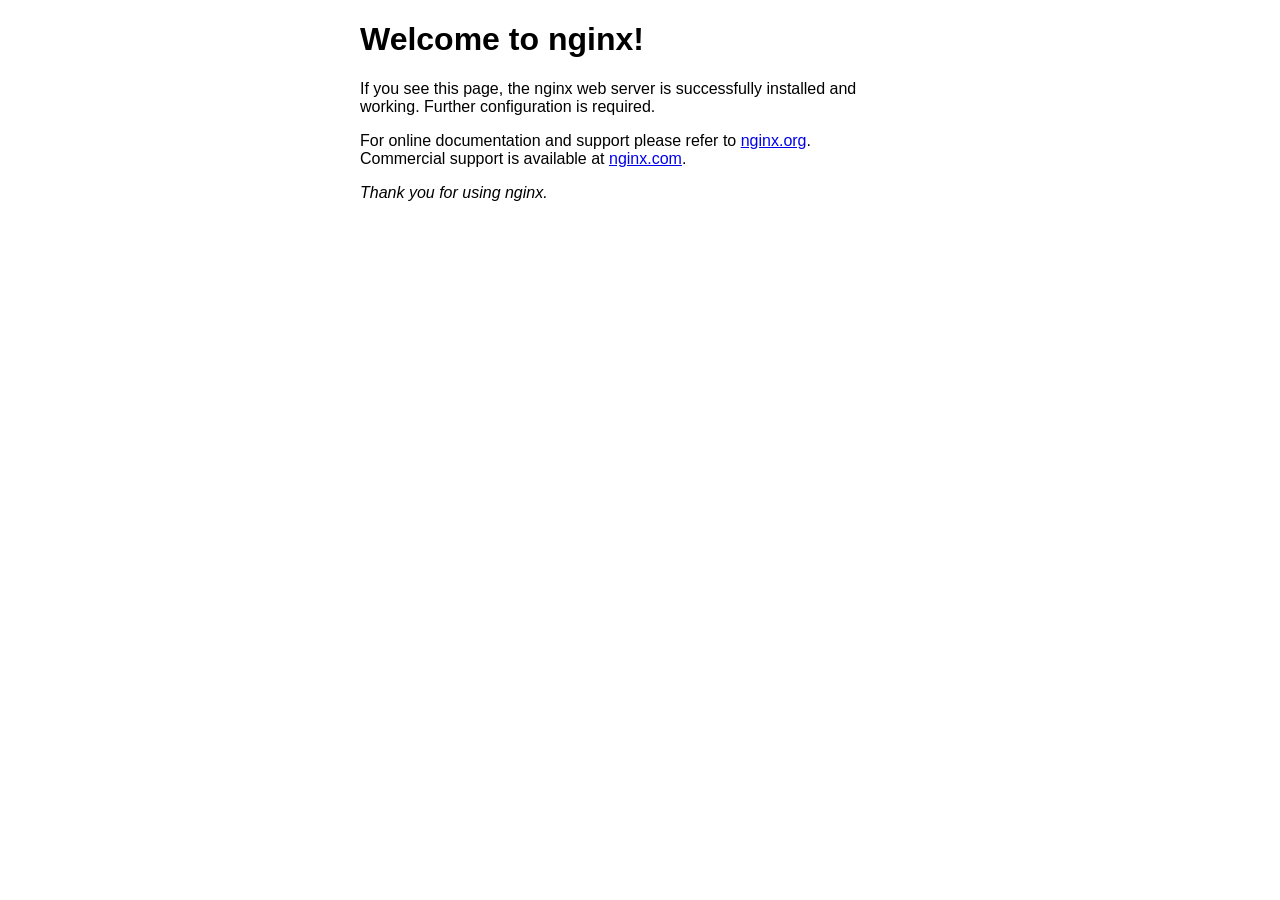
<file: index.nginx-debian.html>
<!DOCTYPE html>
<html>
<head>
<title>Welcome to nginx!</title>
<style>
    body {
        width: 35em;
        margin: 0 auto;
        font-family: Tahoma, Verdana, Arial, sans-serif;
    }
</style>
</head>
<body>
<h1>Welcome to nginx!</h1>
<p>If you see this page, the nginx web server is successfully installed and
working. Further configuration is required.</p>

<p>For online documentation and support please refer to
<a href="http://nginx.org/">nginx.org</a>.<br/>
Commercial support is available at
<a href="http://nginx.com/">nginx.com</a>.</p>

<p><em>Thank you for using nginx.</em></p>
</body>
</html>
</file>
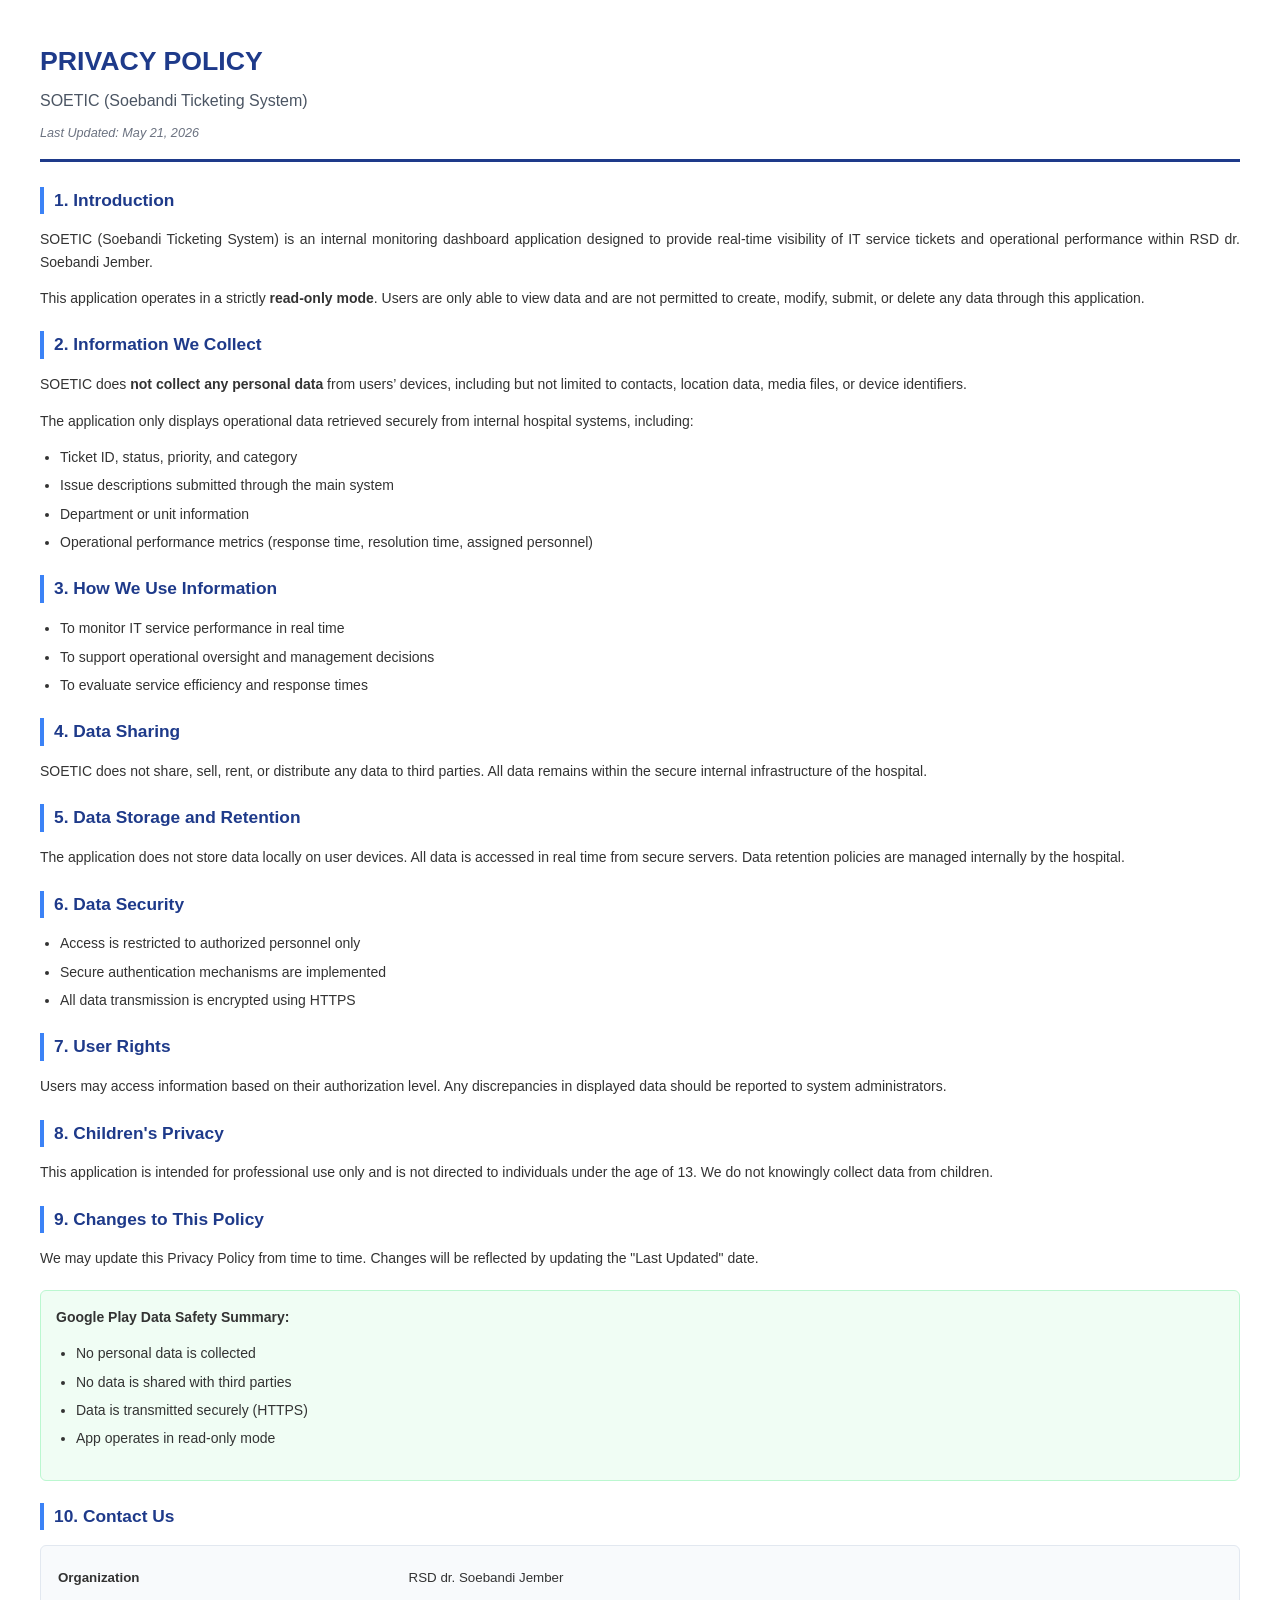
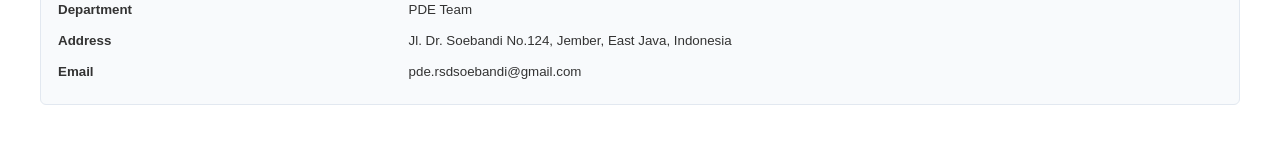
<file: templates/privacy-policy.html>
<!doctype html>
<html lang="en">
  <head>
    <meta charset="UTF-8" />
    <meta name="viewport" content="width=device-width, initial-scale=1.0" />
    <title>Privacy Policy - SOETIC (Soebandi Ticketing System)</title>
    <style>
      @page {
        size: A4;
        margin: 20mm 15mm;
        background-color: #ffffff;
      }

      *,
      *::before,
      *::after {
        box-sizing: border-box;
      }

      body {
        font-family: "Helvetica Neue", Helvetica, Arial, sans-serif;
        font-size: 10.5pt;
        line-height: 1.6;
        color: #333333;
        margin: 0;
        padding: 40px;
        background-color: #ffffff;
      }

      .header-container {
        border-bottom: 3px solid #1e3a8a;
        padding-bottom: 15px;
        margin-bottom: 25px;
      }

      h1 {
        font-size: 20pt;
        color: #1e3a8a;
        margin: 0 0 5px 0;
        text-transform: uppercase;
      }

      .subtitle {
        font-size: 12pt;
        color: #4b5563;
        margin: 0 0 10px 0;
      }

      .last-updated {
        font-size: 9.5pt;
        color: #6b7280;
        font-style: italic;
      }

      h2 {
        font-size: 13pt;
        color: #1e3a8a;
        margin-top: 22px;
        margin-bottom: 10px;
        border-left: 4px solid #3b82f6;
        padding-left: 10px;
      }

      p {
        margin-bottom: 12px;
        text-align: justify;
      }

      ul {
        margin-bottom: 15px;
        padding-left: 20px;
      }

      li {
        margin-bottom: 6px;
      }

      .highlight-box {
        background-color: #f0fdf4;
        border: 1px solid #bbf7d0;
        border-radius: 6px;
        padding: 15px;
        margin: 20px 0;
      }

      .contact-info {
        background-color: #f8fafc;
        border: 1px solid #e2e8f0;
        border-radius: 6px;
        padding: 15px;
        margin-top: 15px;
      }

      .contact-info table {
        width: 100%;
      }

      .contact-info td {
        padding: 4px 0;
        font-size: 10pt;
      }

      .contact-info td.label {
        width: 30%;
        font-weight: bold;
      }
    </style>
  </head>
  <body>
    <div class="header-container">
      <h1>Privacy Policy</h1>
      <div class="subtitle">SOETIC (Soebandi Ticketing System)</div>
      <div class="last-updated">Last Updated: May 21, 2026</div>
    </div>

    <h2>1. Introduction</h2>
    <p>
      SOETIC (Soebandi Ticketing System) is an internal monitoring dashboard
      application designed to provide real-time visibility of IT service tickets
      and operational performance within RSD dr. Soebandi Jember.
    </p>
    <p>
      This application operates in a strictly <strong>read-only mode</strong>.
      Users are only able to view data and are not permitted to create, modify,
      submit, or delete any data through this application.
    </p>

    <h2>2. Information We Collect</h2>
    <p>
      SOETIC does <strong>not collect any personal data</strong> from users’
      devices, including but not limited to contacts, location data, media
      files, or device identifiers.
    </p>
    <p>
      The application only displays operational data retrieved securely from
      internal hospital systems, including:
    </p>
    <ul>
      <li>Ticket ID, status, priority, and category</li>
      <li>Issue descriptions submitted through the main system</li>
      <li>Department or unit information</li>
      <li>
        Operational performance metrics (response time, resolution time,
        assigned personnel)
      </li>
    </ul>

    <h2>3. How We Use Information</h2>
    <ul>
      <li>To monitor IT service performance in real time</li>
      <li>To support operational oversight and management decisions</li>
      <li>To evaluate service efficiency and response times</li>
    </ul>

    <h2>4. Data Sharing</h2>
    <p>
      SOETIC does not share, sell, rent, or distribute any data to third
      parties. All data remains within the secure internal infrastructure of the
      hospital.
    </p>

    <h2>5. Data Storage and Retention</h2>
    <p>
      The application does not store data locally on user devices. All data is
      accessed in real time from secure servers. Data retention policies are
      managed internally by the hospital.
    </p>

    <h2>6. Data Security</h2>
    <ul>
      <li>Access is restricted to authorized personnel only</li>
      <li>Secure authentication mechanisms are implemented</li>
      <li>All data transmission is encrypted using HTTPS</li>
    </ul>

    <h2>7. User Rights</h2>
    <p>
      Users may access information based on their authorization level. Any
      discrepancies in displayed data should be reported to system
      administrators.
    </p>

    <h2>8. Children's Privacy</h2>
    <p>
      This application is intended for professional use only and is not directed
      to individuals under the age of 13. We do not knowingly collect data from
      children.
    </p>

    <h2>9. Changes to This Policy</h2>
    <p>
      We may update this Privacy Policy from time to time. Changes will be
      reflected by updating the "Last Updated" date.
    </p>

    <div class="highlight-box">
      <strong>Google Play Data Safety Summary:</strong>
      <ul>
        <li>No personal data is collected</li>
        <li>No data is shared with third parties</li>
        <li>Data is transmitted securely (HTTPS)</li>
        <li>App operates in read-only mode</li>
      </ul>
    </div>

    <h2>10. Contact Us</h2>
    <div class="contact-info">
      <table>
        <tr>
          <td class="label">Organization</td>
          <td>RSD dr. Soebandi Jember</td>
        </tr>
        <tr>
          <td class="label">Department</td>
          <td>PDE Team</td>
        </tr>
        <tr>
          <td class="label">Address</td>
          <td>Jl. Dr. Soebandi No.124, Jember, East Java, Indonesia</td>
        </tr>
        <tr>
          <td class="label">Email</td>
          <td>pde.rsdsoebandi@gmail.com</td>
        </tr>
      </table>
    </div>
  </body>
</html>
</file>
